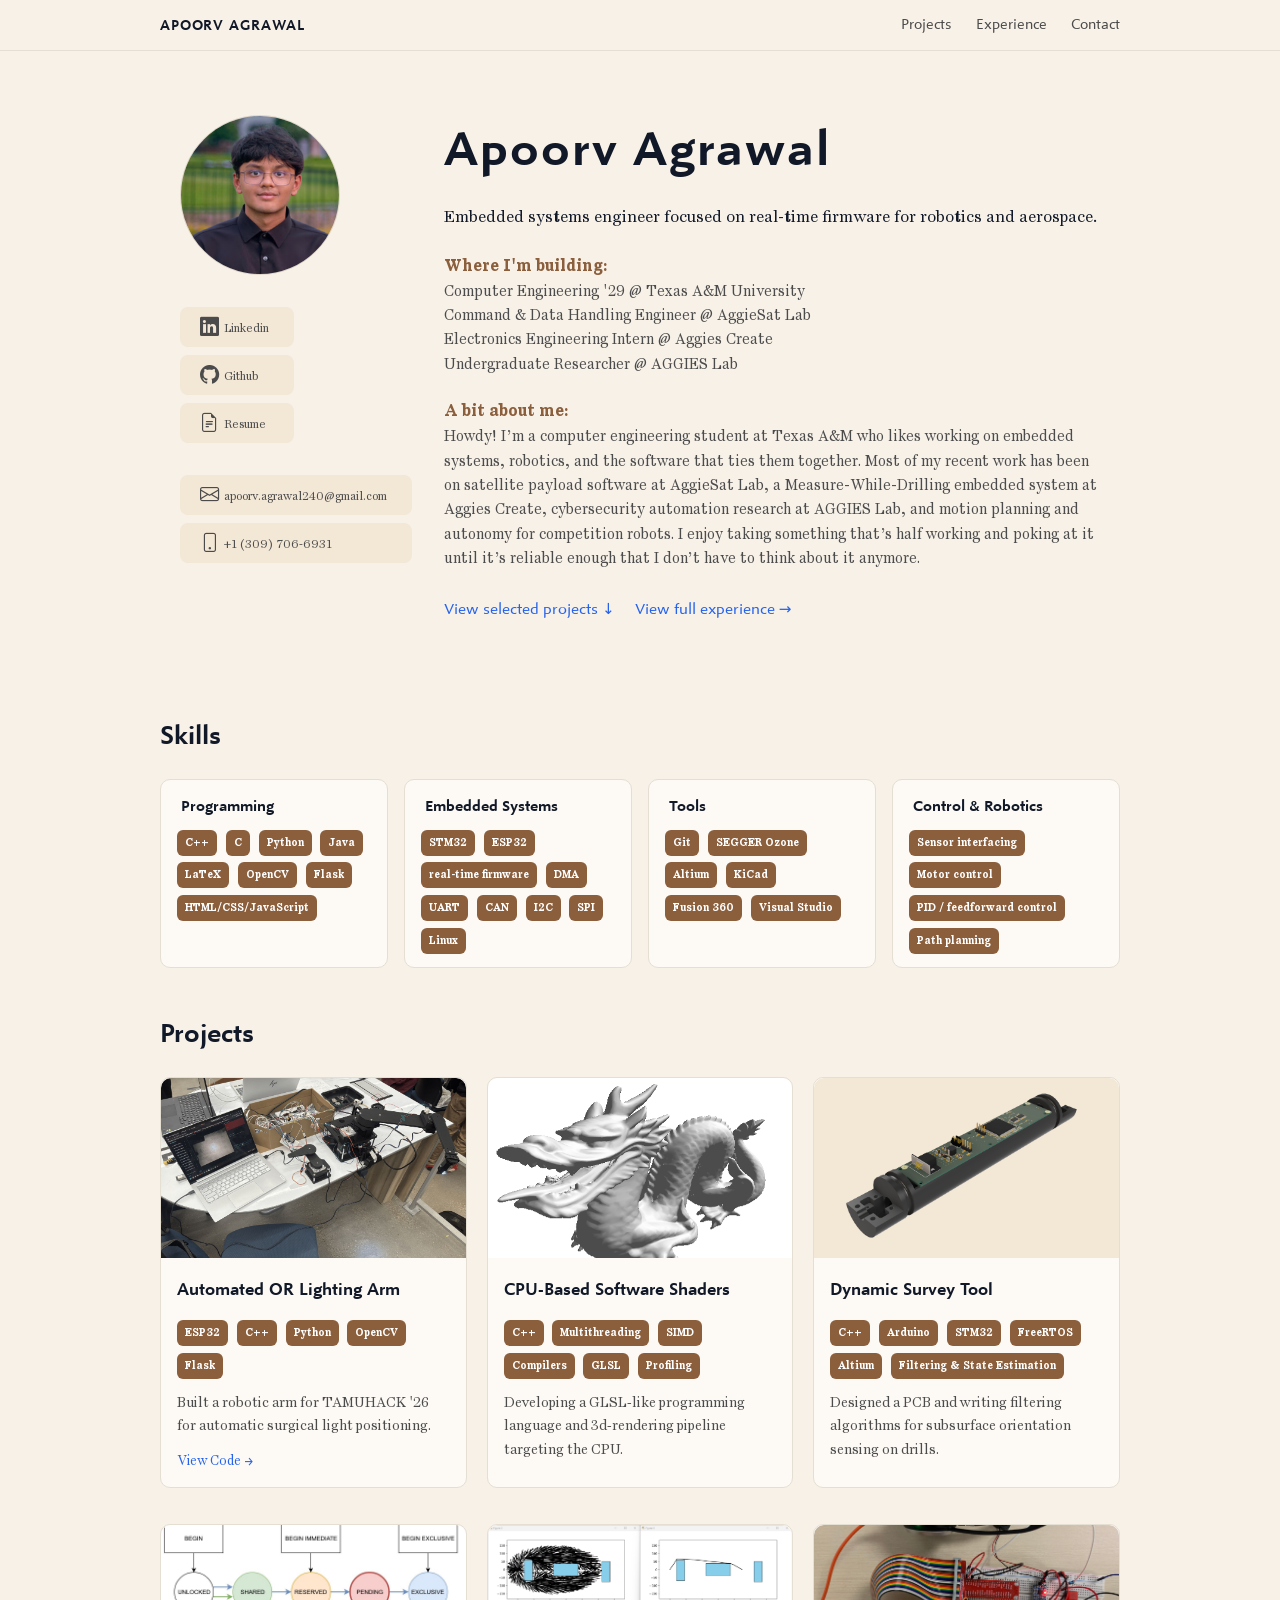
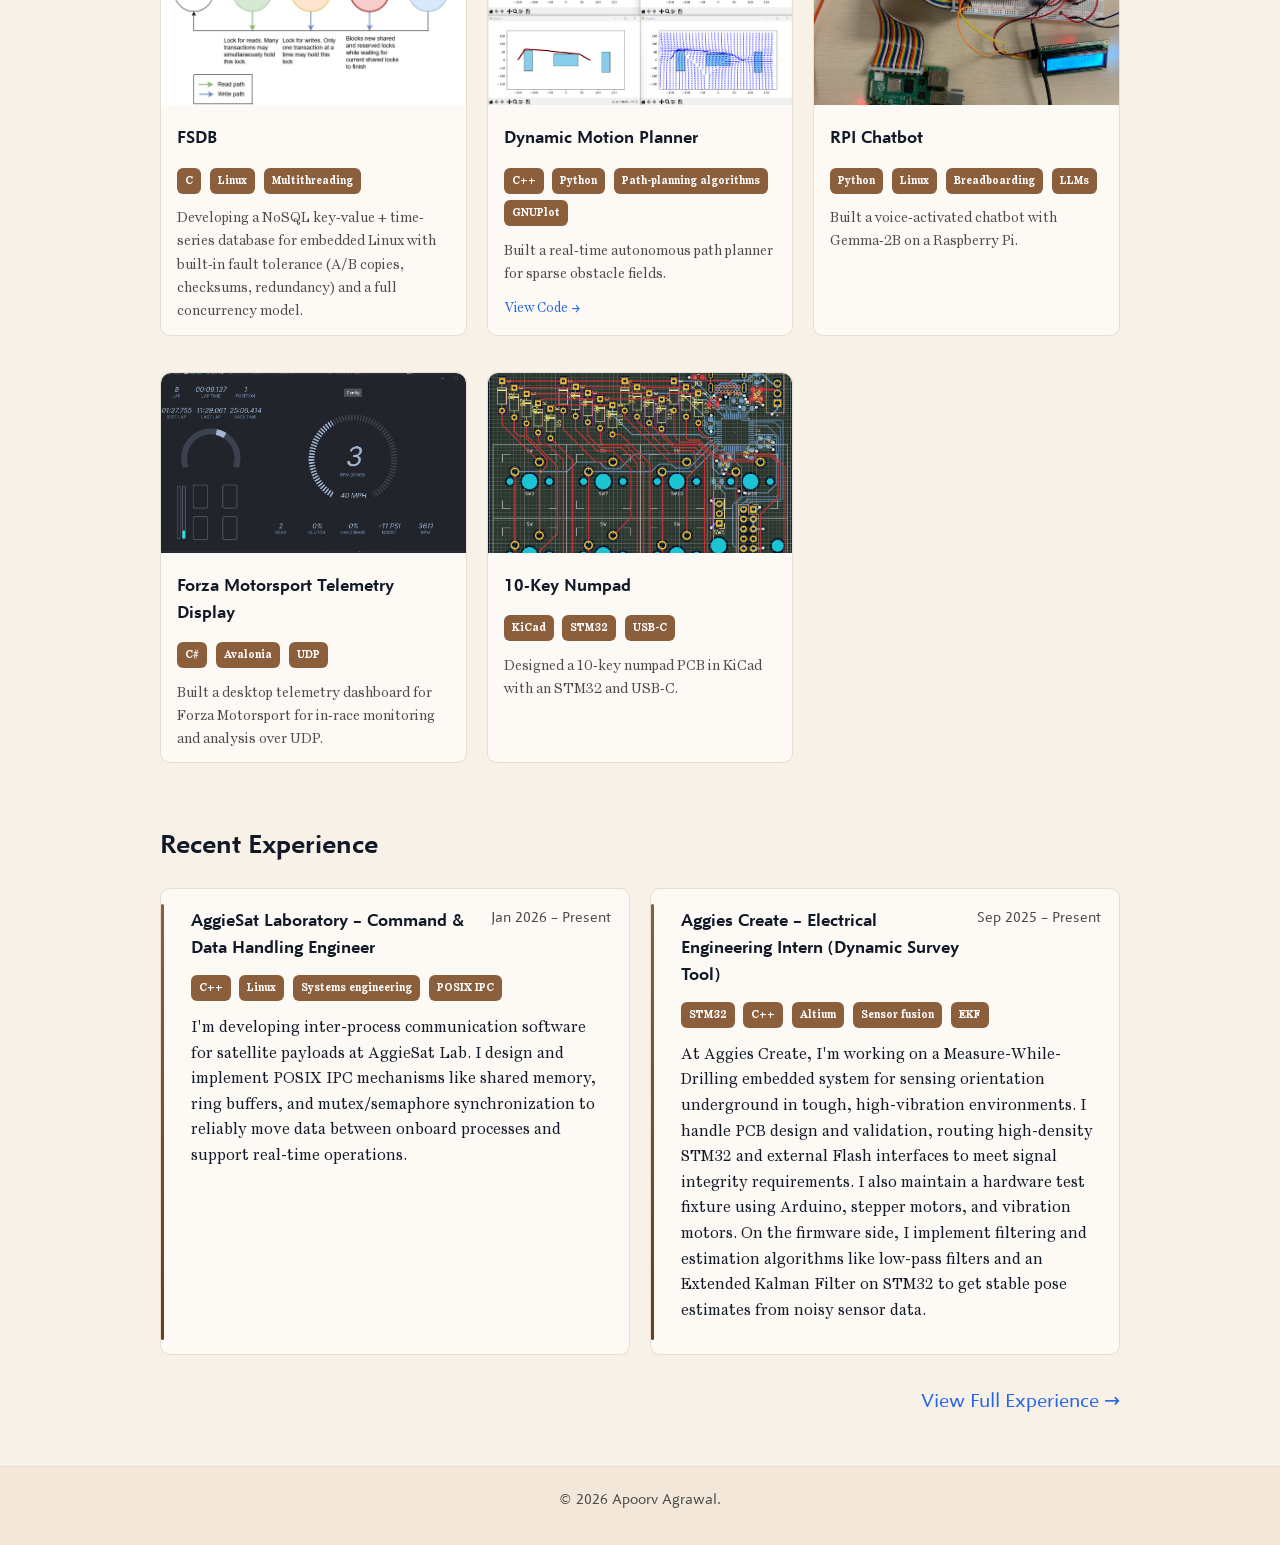
<file: index.html>
<!DOCTYPE html>
<html lang="en">
<head>
  <meta charset="UTF-8">
  <meta name="viewport" content="width=device-width, initial-scale=1.0">
  <title>Apoorv Agrawal — Embedded & Robotics</title>
  <link rel="stylesheet" href="style.css">
  <link rel="stylesheet" href="https://cdn.jsdelivr.net/npm/bootstrap-icons@1.11.1/font/bootstrap-icons.css">
</head>
<body>

  <!-- Header / Nav -->
  <header class="site-header">
    <div class="container header-inner">
      <div class="site-title">
        <a href="#hero">Apoorv Agrawal</a>
      </div>
      <nav class="site-nav">
        <a href="#projects">Projects</a>
        <a href="experience.html">Experience</a>
        <a href="#contact">Contact</a>
      </nav>
    </div>
  </header>

  <!-- Hero + About integrated -->
  <section id="hero" class="hero">
    <div class="container hero-inner">
      <!-- Left column: photo + vertical contact buttons -->
      <div class="hero-photo-wrapper">
        <div class="hero-photo">
          <img src="photo.png" alt="Photo of Apoorv Agrawal">
        </div>

        <!-- Vertical contact buttons -->
        <div class="hero-contact-buttons">
          <a href="https://linkedin.com/in/apoorvagrawal240" target="_blank" class="hero-btn" title="LinkedIn">
            <i class="bi bi-linkedin"></i>
            <span class="btn-label">Linkedin</span>
          </a>
          <a href="https://github.com/Apoorv240" target="_blank" class="hero-btn" title="GitHub">
            <i class="bi bi-github"></i>
            <span class="btn-label">Github</span>
          </a>
          <a href="docs/Apoorv_Agrawal_Resume.pdf" target="_blank" class="hero-btn" title="Resume">
            <i class="bi bi-file-earmark-text"></i>
            <span class="btn-label">Resume</span>
          </a>
        </div>
        <div class="hero-contact-buttons">
          <a href="mailto:apoorv.agrawal240@gmail.com" class="hero-btn" title="Email">
            <i class="bi bi-envelope"></i>
            <span class="btn-label">apoorv.agrawal240@gmail.com</span>
          </a>
          <a href="https://linkedin.com/in/apoorvagrawal240" target="_blank" class="hero-btn" title="LinkedIn">
            <i class="bi bi-phone"></i>
            <span class="btn-label">+1 (309) 706-6931</span>
          </a>
        </div>
      </div>

      <!-- Right column: hero text -->
      <div class="hero-text">
        <h1>Apoorv Agrawal</h1>
        <p class="hero-tagline">
          Embedded systems engineer focused on real-time firmware for robotics and aerospace.
        </p>

        <h3 class="hero-section-header">Where I'm building:</h3>
        <p class="hero-subline">
          Computer Engineering '29 @ Texas A&amp;M University<br>
          Command &amp; Data Handling Engineer @ AggieSat Lab<br>
          Electronics Engineering Intern @ Aggies Create<br>
          Undergraduate Researcher @ AGGIES Lab
        </p>

        <h3 class="hero-section-header">A bit about me:</h3>
        <p class="about-text">
          Howdy! I’m a computer engineering student at Texas A&amp;M who likes working on embedded systems,
          robotics, and the software that ties them together. Most of my recent work has been on
          satellite payload software at AggieSat Lab, a Measure‑While‑Drilling embedded system at
          Aggies Create, cybersecurity automation research at AGGIES Lab, and motion planning and
          autonomy for competition robots. I enjoy taking something that’s half working and poking
          at it until it’s reliable enough that I don’t have to think about it anymore.
        </p>

        <a href="#projects" class="hero-cta">View selected projects ↓</a>
        <a href="experience.html" class="hero-cta hero-cta-secondary">View full experience →</a>
      </div>
    </div>
  </section>

  <!-- Skills Section -->
  <section id="skills">
    <div class="container section">
      <h2>Skills</h2>
      <div class="skills-grid">
        <div class="skill-group">
          <h3>Programming</h3>
          <div class="project-tech">
            <span class="tech-badge">C++</span>
            <span class="tech-badge">C</span>
            <span class="tech-badge">Python</span>
            <span class="tech-badge">Java</span>
            <span class="tech-badge">LaTeX</span>
            <span class="tech-badge">OpenCV</span>
            <span class="tech-badge">Flask</span>
            <span class="tech-badge">HTML/CSS/JavaScript</span>
          </div>
        </div>
        <div class="skill-group">
          <h3>Embedded Systems</h3>
          <div class="project-tech">
            <span class="tech-badge">STM32</span>
            <span class="tech-badge">ESP32</span>
            <span class="tech-badge">real-time firmware</span>
            <span class="tech-badge">DMA</span>
            <span class="tech-badge">UART</span>
            <span class="tech-badge">CAN</span>
            <span class="tech-badge">I2C</span>
            <span class="tech-badge">SPI</span>
            <span class="tech-badge">Linux</span>
          </div>
        </div>
        <div class="skill-group">
          <h3>Tools</h3>
          <div class="project-tech">
            <span class="tech-badge">Git</span>
            <span class="tech-badge">SEGGER Ozone</span>
            <span class="tech-badge">Altium</span>
            <span class="tech-badge">KiCad</span>
            <span class="tech-badge">Fusion 360</span>
            <span class="tech-badge">Visual Studio</span>
          </div>
        </div>
        <div class="skill-group">
          <h3>Control & Robotics</h3>
          <div class="project-tech">
            <span class="tech-badge">Sensor interfacing</span>
            <span class="tech-badge">Motor control</span>
            <span class="tech-badge">PID / feedforward control</span>
            <span class="tech-badge">Path planning</span>
          </div>
        </div>
      </div>
    </div>
  </section>

  <!-- Projects -->
  <section id="projects">
    <div class="container section">
      <h2>Projects</h2>

      <div class="projects-grid">

        <!-- Project 1 -->
        <article class="project-item">
          <div class="project-image">
            <img src="images/or_lighting_arm.jpg" alt="Automated OR Lighting Arm Demo">
          </div>
          <h3>Automated OR Lighting Arm</h3>
          <div class="project-tech">
            <span class="tech-badge">ESP32</span>
            <span class="tech-badge">C++</span>
            <span class="tech-badge">Python</span>
            <span class="tech-badge">OpenCV</span>
            <span class="tech-badge">Flask</span>
          </div>
          <p>
            Built a robotic arm for TAMUHACK '26 for automatic surgical light positioning.
          </p>
          <a href="https://github.com/Apoorv240/TAMU-Hack-2026" target="_blank" class="project-link">View Code →</a>
        </article>

        <!-- Project 2 -->
        <article class="project-item">
          <div class="project-image">
            <img src="images/SoftwareRasterizer.png" alt="CPU-Based Software Shader Pipeline">
          </div>
          <h3>CPU-Based Software Shaders</h3>
          <div class="project-tech">
            <span class="tech-badge">C++</span>
            <span class="tech-badge">Multithreading</span>
            <span class="tech-badge">SIMD</span>
            <span class="tech-badge">Compilers</span>
            <span class="tech-badge">GLSL</span>
            <span class="tech-badge">Profiling</span>
          </div>
          <p>
            Developing a GLSL-like programming language and 3d-rendering pipeline targeting the CPU.
          </p>
        </article>

        <!-- Project 2 -->
        <article class="project-item">
          <div class="project-image">
            <img src="images/DST.png" alt="Dynamic Survey Tool">
          </div>
          <h3>Dynamic Survey Tool</h3>
          <div class="project-tech">
            <span class="tech-badge">C++</span>
            <span class="tech-badge">Arduino</span>
            <span class="tech-badge">STM32</span>
            <span class="tech-badge">FreeRTOS</span>
            <span class="tech-badge">Altium</span>
            <span class="tech-badge">Filtering & State Estimation</span>
          </div>
          <p>
            Designed a PCB and writing filtering algorithms for subsurface orientation sensing on drills.
          </p>
        </article>

        <!-- Project 2 -->
        <article class="project-item">
          <div class="project-image">
            <img src="images/fsdb.jpg" alt="FSDB">
          </div>
          <h3>FSDB</h3>
          <div class="project-tech">
            <span class="tech-badge">C</span>
            <span class="tech-badge">Linux</span>
            <span class="tech-badge">Multithreading</span>
          </div>
          <p>
            Developing a NoSQL key-value + time-series database for embedded Linux with built-in fault tolerance (A/B copies, checksums, redundancy) and a full concurrency model.
          </p>
          <!-- <a href="https://github.com/Apoorv240/cpu-shader-pipeline" target="_blank" class="project-link">View Code →</a> -->
        </article>

        <!-- Project 2 -->
        <article class="project-item">
          <div class="project-image">
            <img src="images/motion_planner.png" alt="Dynamic Motion Planner">
          </div>
          <h3>Dynamic Motion Planner</h3>
          <div class="project-tech">
            <span class="tech-badge">C++</span>
            <span class="tech-badge">Python</span>
            <span class="tech-badge">Path-planning algorithms</span>
            <span class="tech-badge">GNUPlot</span>
          </div>
          <p>
            Built a real-time autonomous path planner for sparse obstacle fields.
          </p>
          <a href="https://github.com/Apoorv240/Dynamic-Motion-Planner" target="_blank" class="project-link">View Code →</a>
        </article>

        <!-- Project 2 -->
        <article class="project-item">
          <div class="project-image">
            <img src="images/RaspiChatbot.png" alt="RPI Chatbot" >
          </div>
          <h3>RPI Chatbot</h3>
          <div class="project-tech">
            <span class="tech-badge">Python</span>
            <span class="tech-badge">Linux</span>
            <span class="tech-badge">Breadboarding</span>
            <span class="tech-badge">LLMs</span>
          </div>
          <p>
            Built a voice-activated chatbot with Gemma-2B on a Raspberry Pi.
          </p>
          <!-- <a href="https://github.com/Apoorv240/cpu-shader-pipeline" target="_blank" class="project-link">View Code →</a> -->
        </article>

        <!-- Project 3 -->
        <article class="project-item">
          <div class="project-image">
            <img src="images/Forza.png" alt="Forza Motorsport Telemetry Dashboard">
          </div>
          <h3>Forza Motorsport Telemetry Display</h3>
          <div class="project-tech">
            <span class="tech-badge">C#</span>
            <span class="tech-badge">Avalonia</span>
            <span class="tech-badge">UDP</span>
          </div>
          <p>
            Built a desktop telemetry dashboard for Forza Motorsport for in-race monitoring and analysis over UDP.
          </p>
          <!-- <a href="https://github.com/Apoorv240/forza-telemetry" target="_blank" class="project-link">View Code →</a> -->
        </article>

        <!-- Project 3 -->
        <article class="project-item">
          <div class="project-image">
            <img src="images/Numpad.png" alt="10-key Numpad">
          </div>
          <h3>10-Key Numpad</h3>
          <div class="project-tech">
            <span class="tech-badge">KiCad</span>
            <span class="tech-badge">STM32</span>
            <span class="tech-badge">USB-C</span>
          </div>
          <p>
            Designed a 10-key numpad PCB in KiCad with an STM32 and USB-C.
          </p>
        </article>

      </div>
    </div>
  </section>

  <!-- Recent Experience Section -->
  <section id="experience">
    <div class="container section">
      <h2>Recent Experience</h2>
      <div class="projects-grid"> <!-- reusing project grid style -->
        <article class="experience-item">
          <div class="experience-inner">
            <header class="experience-header">
              <div class="experience-title-block">
                <h3>AggieSat Laboratory – Command &amp; Data Handling Engineer</h3>
              </div>
              <div class="experience-date">Jan 2026 – Present</div>
            </header>
            <div class="project-tech">
              <span class="tech-badge">C++</span>
              <span class="tech-badge">Linux</span>
              <span class="tech-badge">Systems engineering</span>
              <span class="tech-badge">POSIX IPC</span>
            </div>
            <p>
              I'm developing inter-process communication software for satellite payloads at AggieSat Lab.
              I design and implement POSIX IPC mechanisms like shared memory, ring buffers, and
              mutex/semaphore synchronization to reliably move data between onboard processes and
              support real-time operations.
            </p>
          </div>
        </article>

        <article class="experience-item">
          <div class="experience-inner">
            <header class="experience-header">
              <div class="experience-title-block">
                <h3>Aggies Create – Electrical Engineering Intern (Dynamic Survey Tool)</h3>
              </div>
              <div class="experience-date">Sep 2025 – Present</div>
            </header>
            <div class="project-tech">
              <span class="tech-badge">STM32</span>
              <span class="tech-badge">C++</span>
              <span class="tech-badge">Altium</span>
              <span class="tech-badge">Sensor fusion</span>
              <span class="tech-badge">EKF</span>
            </div>
            <p>
              At Aggies Create, I'm working on a Measure-While-Drilling embedded system for sensing
              orientation underground in tough, high-vibration environments. I handle PCB design and
              validation, routing high-density STM32 and external Flash interfaces to meet signal
              integrity requirements. I also maintain a hardware test fixture using Arduino, stepper
              motors, and vibration motors. On the firmware side, I implement filtering and estimation
              algorithms like low-pass filters and an Extended Kalman Filter on STM32 to get stable
              pose estimates from noisy sensor data.
            </p>
          </div>
        </article>
      </div>
      <a href="experience.html" class="hero-cta" style="font-size: 1.2rem; display: block; text-align: right;">View Full Experience →</a>
    </div>
  </section>

  <footer class="site-footer">
    <div class="container">
      <p>&copy; 2026 Apoorv Agrawal.</p>
    </div>
  </footer>

</body>
</html>
</file>
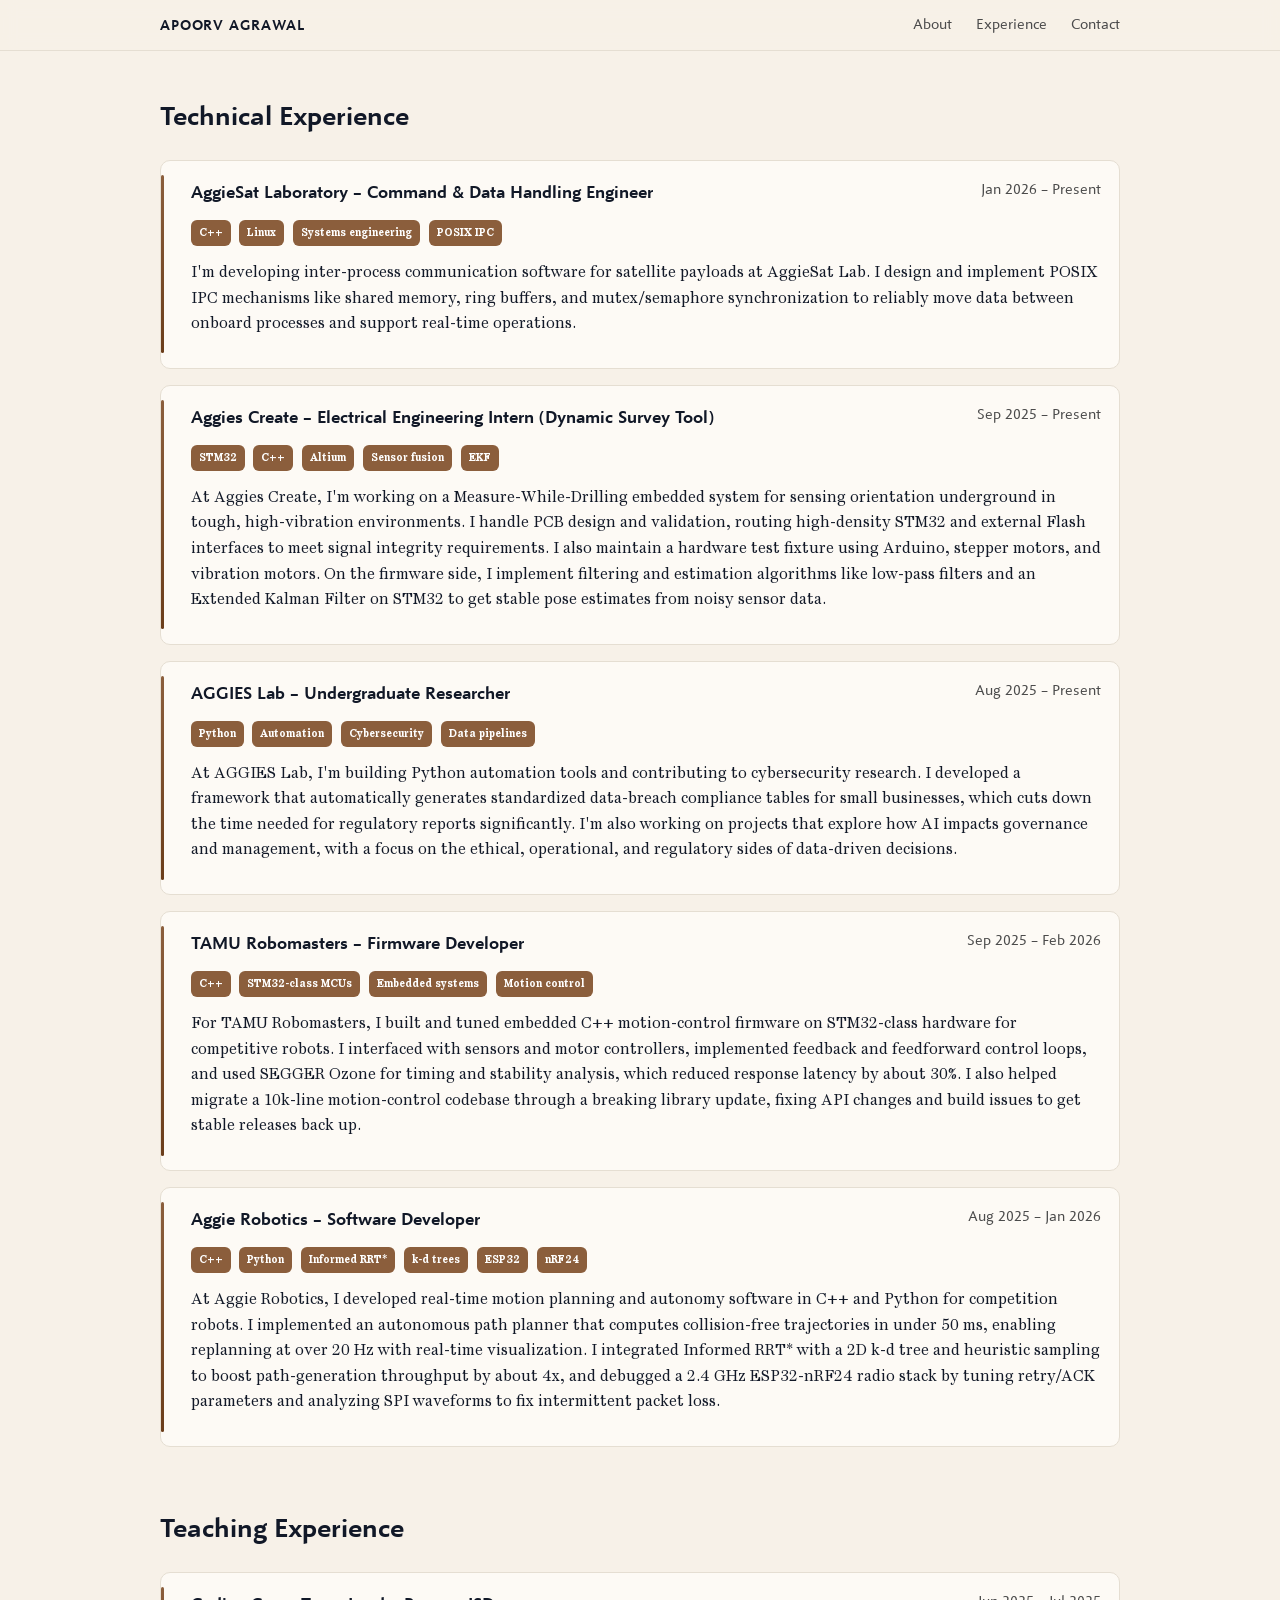
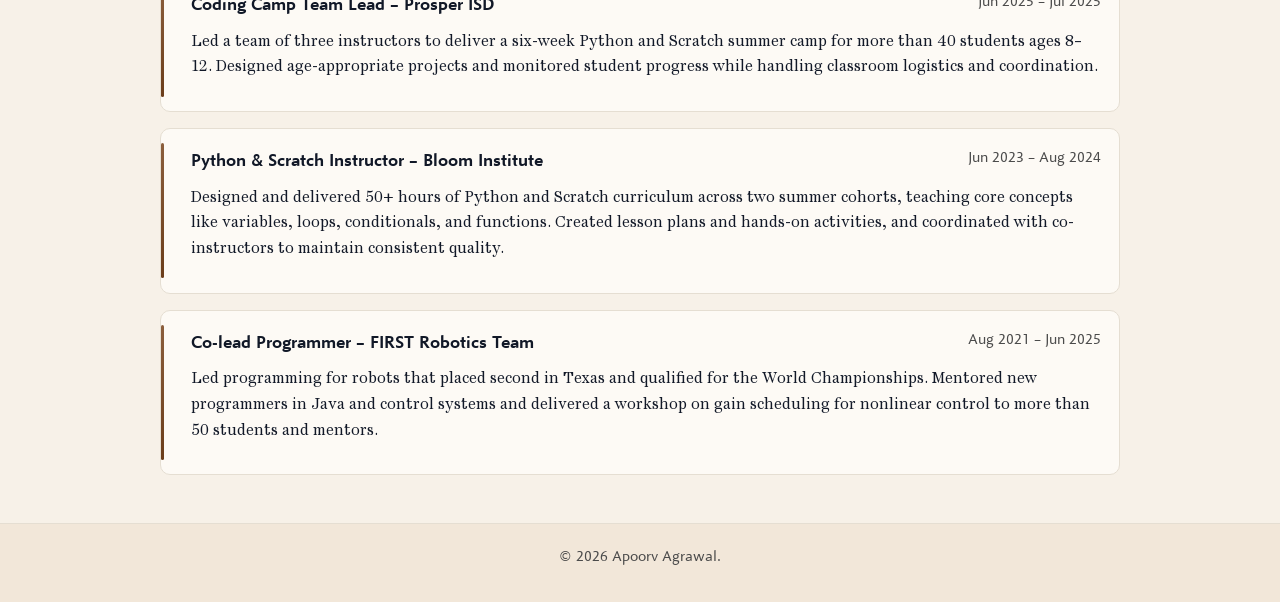
<file: experience.html>
<!DOCTYPE html>
<html lang="en">
<head>
  <meta charset="UTF-8">
  <meta name="viewport" content="width=device-width, initial-scale=1.0">
  <title>Experience — Apoorv Agrawal</title>
  <link rel="stylesheet" href="style.css">
</head>
<body>

  <!-- Header / Nav -->
  <header class="site-header">
    <div class="container header-inner">
      <div class="site-title">
        <a href="index.html">Apoorv Agrawal</a>
      </div>
      <nav class="site-nav">
        <a href="index.html#hero">About</a>
        <a href="experience.html">Experience</a>
        <a href="index.html#contact">Contact</a>
      </nav>
    </div>
  </header>

  <!-- Technical Experience (full) -->
  <section id="experience">
    <div class="container section">
      <h2>Technical Experience</h2>

      <article class="experience-item">
        <div class="experience-inner">
          <header class="experience-header">
            <div class="experience-title-block">
              <h3>AggieSat Laboratory – Command &amp; Data Handling Engineer</h3>
            </div>
            <div class="experience-date">Jan 2026 – Present</div>
          </header>
          <div class="project-tech">
            <span class="tech-badge">C++</span>
            <span class="tech-badge">Linux</span>
            <span class="tech-badge">Systems engineering</span>
            <span class="tech-badge">POSIX IPC</span>
          </div>
          <p>
            I'm developing inter-process communication software for satellite payloads at AggieSat Lab.
            I design and implement POSIX IPC mechanisms like shared memory, ring buffers, and
            mutex/semaphore synchronization to reliably move data between onboard processes and
            support real-time operations.
          </p>
        </div>
      </article>

      <article class="experience-item">
        <div class="experience-inner">
          <header class="experience-header">
            <div class="experience-title-block">
              <h3>Aggies Create – Electrical Engineering Intern (Dynamic Survey Tool)</h3>
            </div>
            <div class="experience-date">Sep 2025 – Present</div>
          </header>
          <div class="project-tech">
            <span class="tech-badge">STM32</span>
            <span class="tech-badge">C++</span>
            <span class="tech-badge">Altium</span>
            <span class="tech-badge">Sensor fusion</span>
            <span class="tech-badge">EKF</span>
          </div>
          <p>
            At Aggies Create, I'm working on a Measure-While-Drilling embedded system for sensing
            orientation underground in tough, high-vibration environments. I handle PCB design and
            validation, routing high-density STM32 and external Flash interfaces to meet signal
            integrity requirements. I also maintain a hardware test fixture using Arduino, stepper
            motors, and vibration motors. On the firmware side, I implement filtering and estimation
            algorithms like low-pass filters and an Extended Kalman Filter on STM32 to get stable
            pose estimates from noisy sensor data.
          </p>
        </div>
      </article>

      <article class="experience-item">
        <div class="experience-inner">
          <header class="experience-header">
            <div class="experience-title-block">
              <h3>AGGIES Lab – Undergraduate Researcher</h3>
            </div>
            <div class="experience-date">Aug 2025 – Present</div>
          </header>
          <div class="project-tech">
            <span class="tech-badge">Python</span>
            <span class="tech-badge">Automation</span>
            <span class="tech-badge">Cybersecurity</span>
            <span class="tech-badge">Data pipelines</span>
          </div>
          <p>
            At AGGIES Lab, I'm building Python automation tools and contributing to cybersecurity
            research. I developed a framework that automatically generates standardized data-breach
            compliance tables for small businesses, which cuts down the time needed for regulatory
            reports significantly. I'm also working on projects that explore how AI impacts governance
            and management, with a focus on the ethical, operational, and regulatory sides of
            data-driven decisions.
          </p>
        </div>
      </article>

      <article class="experience-item">
        <div class="experience-inner">
          <header class="experience-header">
            <div class="experience-title-block">
              <h3>TAMU Robomasters – Firmware Developer</h3>
            </div>
            <div class="experience-date">Sep 2025 – Feb 2026</div>
          </header>
          <div class="project-tech">
            <span class="tech-badge">C++</span>
            <span class="tech-badge">STM32-class MCUs</span>
            <span class="tech-badge">Embedded systems</span>
            <span class="tech-badge">Motion control</span>
          </div>
          <p>
            For TAMU Robomasters, I built and tuned embedded C++ motion-control firmware on
            STM32-class hardware for competitive robots. I interfaced with sensors and motor
            controllers, implemented feedback and feedforward control loops, and used SEGGER
            Ozone for timing and stability analysis, which reduced response latency by about 30%.
            I also helped migrate a 10k-line motion-control codebase through a breaking library
            update, fixing API changes and build issues to get stable releases back up.
          </p>
        </div>
      </article>

      <article class="experience-item">
        <div class="experience-inner">
          <header class="experience-header">
            <div class="experience-title-block">
              <h3>Aggie Robotics – Software Developer</h3>
            </div>
            <div class="experience-date">Aug 2025 – Jan 2026</div>
          </header>
          <div class="project-tech">
            <span class="tech-badge">C++</span>
            <span class="tech-badge">Python</span>
            <span class="tech-badge">Informed RRT*</span>
            <span class="tech-badge">k-d trees</span>
            <span class="tech-badge">ESP32</span>
            <span class="tech-badge">nRF24</span>
          </div>
          <p>
            At Aggie Robotics, I developed real-time motion planning and autonomy software in C++
            and Python for competition robots. I implemented an autonomous path planner that
            computes collision-free trajectories in under 50 ms, enabling replanning at over 20 Hz
            with real-time visualization. I integrated Informed RRT* with a 2D k-d tree and heuristic
            sampling to boost path-generation throughput by about 4x, and debugged a 2.4 GHz
            ESP32-nRF24 radio stack by tuning retry/ACK parameters and analyzing SPI waveforms
            to fix intermittent packet loss.
          </p>
        </div>
      </article>
    </div>
  </section>

  <!-- Teaching (full) -->
  <section id="teaching">
    <div class="container section">
      <h2>Teaching Experience</h2>

      <article class="experience-item">
        <div class="experience-inner">
          <header class="experience-header">
            <div class="experience-title-block">
              <h3>Coding Camp Team Lead – Prosper ISD</h3>
            </div>
            <div class="experience-date">Jun 2025 – Jul 2025</div>
          </header>
          <p>
            Led a team of three instructors to deliver a six-week Python and Scratch
            summer camp for more than 40 students ages 8–12. Designed age-appropriate
            projects and monitored student progress while handling classroom logistics
            and coordination.
          </p>
        </div>
      </article>

      <article class="experience-item">
        <div class="experience-inner">
          <header class="experience-header">
            <div class="experience-title-block">
              <h3>Python &amp; Scratch Instructor – Bloom Institute</h3>
            </div>
            <div class="experience-date">Jun 2023 – Aug 2024</div>
          </header>
          <p>
            Designed and delivered 50+ hours of Python and Scratch curriculum across
            two summer cohorts, teaching core concepts like variables, loops,
            conditionals, and functions. Created lesson plans and hands-on activities,
            and coordinated with co-instructors to maintain consistent quality.
          </p>
        </div>
      </article>

      <article class="experience-item">
        <div class="experience-inner">
          <header class="experience-header">
            <div class="experience-title-block">
              <h3>Co-lead Programmer – FIRST Robotics Team</h3>
            </div>
            <div class="experience-date">Aug 2021 – Jun 2025</div>
          </header>
          <p>
            Led programming for robots that placed second in Texas and qualified for
            the World Championships. Mentored new programmers in Java and control
            systems and delivered a workshop on gain scheduling for nonlinear control
            to more than 50 students and mentors.
          </p>
        </div>
      </article>
    </div>
  </section>

  <footer class="site-footer">
    <div class="container">
      <p>&copy; 2026 Apoorv Agrawal.</p>
    </div>
  </footer>

</body>
</html>
</file>
<file: style.css>
@charset "UTF-8";

/* Fonts */
@font-face {
  font-family: century_supra_a;
  src: url('fonts/CenturySupraT3.woff2') format('woff2');
  font-weight: normal;
  font-style: normal;
  font-display: swap;
}
@font-face {
  font-family: century_supra_a;
  src: url('fonts/CenturySupraT3-Bold.woff2') format('woff2');
  font-weight: bold;
  font-style: normal;
  font-display: swap;
}
@font-face {
  font-family: concourse_4;
  src: url('fonts/MetroOffice-Regular.woff2') format('woff2');
  font-weight: normal;
  font-style: normal;
  font-display: swap;
}
@font-face {
  font-family: concourse_4;
  src: url('fonts/MetroOffice-Bold.woff2') format('woff2');
  font-weight: bold;
  font-style: normal;
  font-display: swap;
}
@font-face {
  font-family: concourse_4;
  src: url('fonts/MetroOffice-BoldItalic.woff2') format('woff2');
  font-weight: bold;
  font-style: italic;
  font-display: swap;
}
@font-face {
  font-family: concourse_4;
  src: url('fonts/MetroOffice-Italic.woff2') format('woff2');
  font-weight: normal;
  font-style: italic;
  font-display: swap;
}

/* Base layout */
* {
  box-sizing: border-box;
  margin: 0;
  padding: 0;
}

:root {
  --color-text: #111827;
  --color-background: #f7f1e8;
  --color-link: #2563eb;
  --color-link-hover: #1d4ed8;
  --color-muted: #4B4B4B;
  --color-card-bg: #fdfaf5;
  --color-card-border: #e5ded2;
  --color-footer-background: #f2e7d9;
  --color-accent: #8B5E3C; /* warm accent for headers/buttons */
}

body {
  font-family: century_supra_a, system-ui, -apple-system, BlinkMacSystemFont, "Segoe UI", sans-serif;
  font-size: 16px;
  line-height: 1.6;
  color: var(--color-text);
  background-color: var(--color-background);
}

a {
  color: var(--color-link);
  text-decoration: none;
}

a:hover {
  color: var(--color-link-hover);
  text-decoration: underline;
}

.container {
  max-width: 960px;
  margin: 0 auto;
  padding: 0 1.25rem;
}

/* Header */
.site-header {
  position: sticky;
  top: 0;
  z-index: 10;
  background-color: rgba(247, 241, 232, 0.96);
  backdrop-filter: blur(8px);
  border-bottom: 1px solid #e5ded2;
}

.header-inner {
  display: flex;
  align-items: center;
  justify-content: space-between;
  padding: 0.75rem 0;
}

.site-title a {
  font-family: concourse_4, system-ui, -apple-system, "Segoe UI", sans-serif;
  font-weight: bold;
  letter-spacing: 0.06em;
  text-transform: uppercase;
  font-size: 0.9rem;
  color: var(--color-text);
}

.site-nav {
  display: flex;
  gap: 1.5rem;
  font-size: 0.9rem;
  font-family: concourse_4, system-ui, -apple-system, "Segoe UI", sans-serif;
}

.site-nav a {
  color: var(--color-muted);
}

.site-nav a:hover {
  color: var(--color-link-hover);
  text-decoration: none;
}

/* Hero */
.hero {
  padding: 4rem 0 3rem;
}

.hero-inner {
  display: grid;
  grid-template-columns: auto 1fr;
  gap: 2rem;
  align-items: start;
}

/* Photo column */
.hero-photo-wrapper {
  display: flex;
  flex-direction: column;
  align-items: left;
}

.hero-photo {
  width: 160px;
  height: 160px;
  border-radius: 50%;
  overflow: hidden;
  border: 1px solid #e1d7c8;
  background: #f3e7d6;
}

.hero-photo img {
  width: 100%;
  height: 100%;
  object-fit: cover;
  display: block;
}

/* Vertical contact buttons */
.hero-contact-buttons {
  display: flex;
  flex-direction: column;
  gap: 0.5rem;
  margin-top: 2rem;
  align-items: left;
  width: max-content;
}

.hero-btn {
  display: inline-flex;
  align-items: center;
  /* justify-content: center; */
  /* width: 80px; */
  height: 40px;
  font-size: 1.2rem;
  background-color: #f3e7d6;
  border-radius: 8px;
  color: var(--color-muted);
  transition: background-color 0.2s, color 0.2s;
  padding: 20px;
}

.btn-label {
  display: block;
  font-size: 0.75rem;
  text-align: center;
  margin-top: 2px;
  padding: 5px;
}

.hero-btn:hover {
  background-color: var(--color-accent);
  color: #fff;
}

/* Text column */
.hero-text h1 {
  font-family: concourse_4, system-ui, sans-serif;
  font-size: clamp(2.4rem, 4vw, 3rem);
  font-weight: bold;
  letter-spacing: 0.04em;
  margin-bottom: 0.75rem;
}

.hero-tagline {
  font-size: 1.05rem;
  margin-bottom: 0.75rem;
}

.hero-section-header {
  margin-top: 1.25rem;
  font-size: 1.1rem;
  font-weight: bold;
  color: var(--color-accent);
}

.hero-subline,
.about-text {
  font-size: 0.95rem;
  color: var(--color-muted);
  margin-bottom: 0.75rem;
}

.hero-cta {
  display: inline-block;
  margin-top: 1rem;
  font-size: 0.95rem;
  font-family: concourse_4, system-ui, sans-serif;
}

.hero-cta-secondary {
  margin-left: 1rem;
}

/* Sections */
.section {
  padding: 3rem 0 0;
}

section h2 {
  font-family: concourse_4, system-ui, "Segoe UI", sans-serif;
  font-size: 1.6rem;
  margin-bottom: 1.25rem;
}

section p {
  margin-bottom: 0.75rem;
}

/* Experience / Projects */
.experience-item {
  border: 1px solid var(--color-card-border);
  background-color: var(--color-card-bg);
  border-radius: 10px;
  padding: 1.25rem 1.1rem;
  margin-bottom: 1rem;
  position: relative;
  transition: transform 0.2s, box-shadow 0.2s;
}

.experience-item:hover {
  transform: translateY(-4px);
  box-shadow: 0 6px 15px rgba(0,0,0,0.1);
}

.experience-item::before {
  content: "";
  position: absolute;
  left: 0;
  top: 0.9rem;
  bottom: 0.9rem;
  width: 3px;
  border-radius: 999px;
  background: linear-gradient(to bottom, var(--color-accent), #6b3d1a);
}

.experience-inner {
  margin-left: 0.75rem;
}

.experience-header {
  display: flex;
  justify-content: space-between;
  align-items: flex-start;
  gap: 1rem;
  margin-bottom: 0.35rem;
}

.experience-title-block h3 {
  margin: 0;
}

.experience-item h3 {
  font-family: concourse_4, system-ui, sans-serif;
  font-size: 1.05rem;
  margin-bottom: 0.15rem;
}

.experience-date {
  font-size: 0.85rem;
  color: var(--color-muted);
  font-family: concourse_4, system-ui, sans-serif;
  white-space: nowrap;
}

.experience-tech {
  font-size: 0.85rem;
  color: var(--color-muted);
  margin-bottom: 0.4rem;
}

.experience-item .project-tech {
  margin: 0.5rem 0;
}

/* Projects grid */
.projects-grid {
  display: grid;
  grid-template-columns: repeat(auto-fit, minmax(260px, 1fr));
  gap: 1.25rem;
}

/* Skills */
.skills-grid {
  display: grid;
  grid-template-columns: repeat(auto-fit, minmax(220px, 1fr));
  gap: 1rem;
}

.skill-group {
  border: 1px solid var(--color-card-border);
  background-color: var(--color-card-bg);
  border-radius: 10px;
  /* padding: 1rem 0.9rem; */
}

.skill-group h3 {
  font-family: concourse_4, system-ui, sans-serif;
  font-size: 0.95rem;
  margin-bottom: 0.4rem;
  padding-top: 15px;
  padding-left: 20px;
}

.skill-group p {
  font-size: 0.93rem;
  color: var(--color-muted);
}

/* Project Image */
.project-image {
  width: 100%;
  height: 180px;
  overflow: hidden;
  border-radius: 10px 10px 0 0;
  margin-bottom: 0.8rem;
  background-color: #f3e7d6;
}

.project-image img {
  width: 100%;
  height: 100%;
  object-fit: cover;
  display: block;
}

/* Project Card */
.project-item {
  border: 1px solid var(--color-card-border);
  background-color: var(--color-card-bg);
  border-radius: 10px;
  padding: 0; /* padding handled inside content */
  margin-bottom: 1rem;
  overflow: hidden;
  display: flex;
  flex-direction: column;
  transition: transform 0.2s, box-shadow 0.2s;
}

.project-item:hover {
  transform: translateY(-4px);
  box-shadow: 0 6px 15px rgba(0,0,0,0.1);
}

/* Project Content */
.project-item h3 {
  font-family: concourse_4, system-ui, sans-serif;
  font-size: 1.05rem;
  margin: 0.5rem 1rem 0.3rem;
}

.project-item p {
  font-size: 0.9rem;
  color: var(--color-muted);
  margin: 0 1rem 0.75rem;
}

/* Tech Stack Badges */
.project-tech {
  margin: 0.5rem 1rem;
}

.tech-badge {
  display: inline-block;
  background-color: var(--color-accent);
  color: #fff;
  font-size: 0.7rem;
  padding: 0.25rem 0.5rem;
  border-radius: 6px;
  margin-right: 0.3rem;
  margin-bottom: 0.3rem;
  font-weight: bold;
}

/* Project Link */
.project-link {
  display: inline-block;
  margin: 0 1rem 1rem;
  font-size: 0.85rem;
  color: var(--color-link);
}

.project-link:hover {
  color: var(--color-link-hover);
  text-decoration: underline;
}

/* Responsive */
@media (max-width: 768px) {
  .projects-grid {
    grid-template-columns: 1fr;
  }
}

/* Contact */
#contact p {
  font-size: 0.95rem;
}

/* Footer */
.site-footer {
  margin-top: 3rem;
  padding: 1.5rem 0 2rem;
  background-color: var(--color-footer-background);
  border-top: 1px solid var(--color-card-border);
}

.site-footer p {
  font-size: 0.85rem;
  color: var(--color-muted);
  text-align: center;
  font-family: concourse_4, system-ui, sans-serif;
}

/* Responsive */
@media (max-width: 768px) {
  .site-nav {
    display: none;
  }

  .hero-inner {
    grid-template-columns: 1fr;
    gap: 1.5rem;
  }

  .hero-photo-wrapper {
    align-items: center;
  }

  .hero-contact-buttons {
    align-items: center;
  }

  .hero-text {
    text-align: center;
  }

  .experience-header {
    flex-direction: column;
    align-items: flex-start;
  }

  .experience-date {
    white-space: normal;
  }
}
</file>
